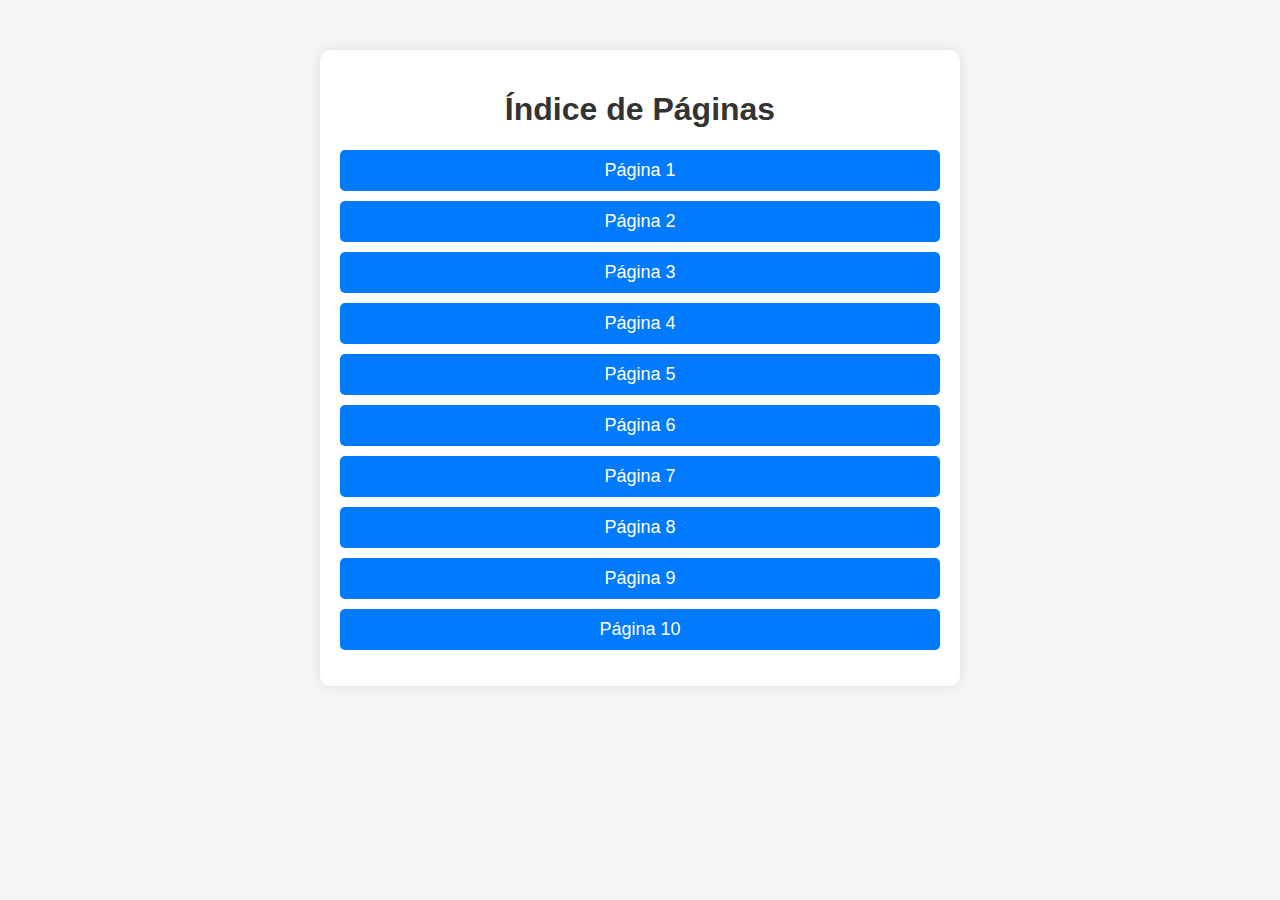
<file: index.html>
<!DOCTYPE html>
<html lang="es">
<head>
    <meta charset="UTF-8">
    <meta name="viewport" content="width=device-width, initial-scale=1.0">
    <title>Índice de Páginas</title>
    <style>
        body {
            font-family: Arial, sans-serif;
            text-align: center;
            margin: 0;
            padding: 0;
            background-color: #f4f4f4;
        }
        .container {
            max-width: 600px;
            margin: 50px auto;
            background: white;
            padding: 20px;
            border-radius: 10px;
            box-shadow: 0 0 10px rgba(0, 0, 0, 0.1);
        }
        h1 {
            color: #333;
        }
        ul {
            list-style: none;
            padding: 0;
        }
        li {
            margin: 10px 0;
            padding: 10px;
            background: #007BFF;
            border-radius: 5px;
            transition: background 0.3s;
        }
        li:hover {
            background: #0056b3;
        }
        a {
            text-decoration: none;
            color: white;
            font-size: 18px;
            display: block;
        }
    </style>
</head>
<body>
    <div class="container">
        <h1>Índice de Páginas</h1>
        <ul>
            <li><a href="index1.html">Página 1</a></li>
            <li><a href="index2.html">Página 2</a></li>
            <li><a href="index3.html">Página 3</a></li>
            <li><a href="index4.html">Página 4</a></li>
            <li><a href="index5.html">Página 5</a></li>
            <li><a href="index6.html">Página 6</a></li>
            <li><a href="index7.html">Página 7</a></li>
            <li><a href="index8.html">Página 8</a></li>
            <li><a href="index9.html">Página 9</a></li>
            <li><a href="index10.html">Página 10</a></li>
        </ul>
    </div>
</body>
</html>
</file>
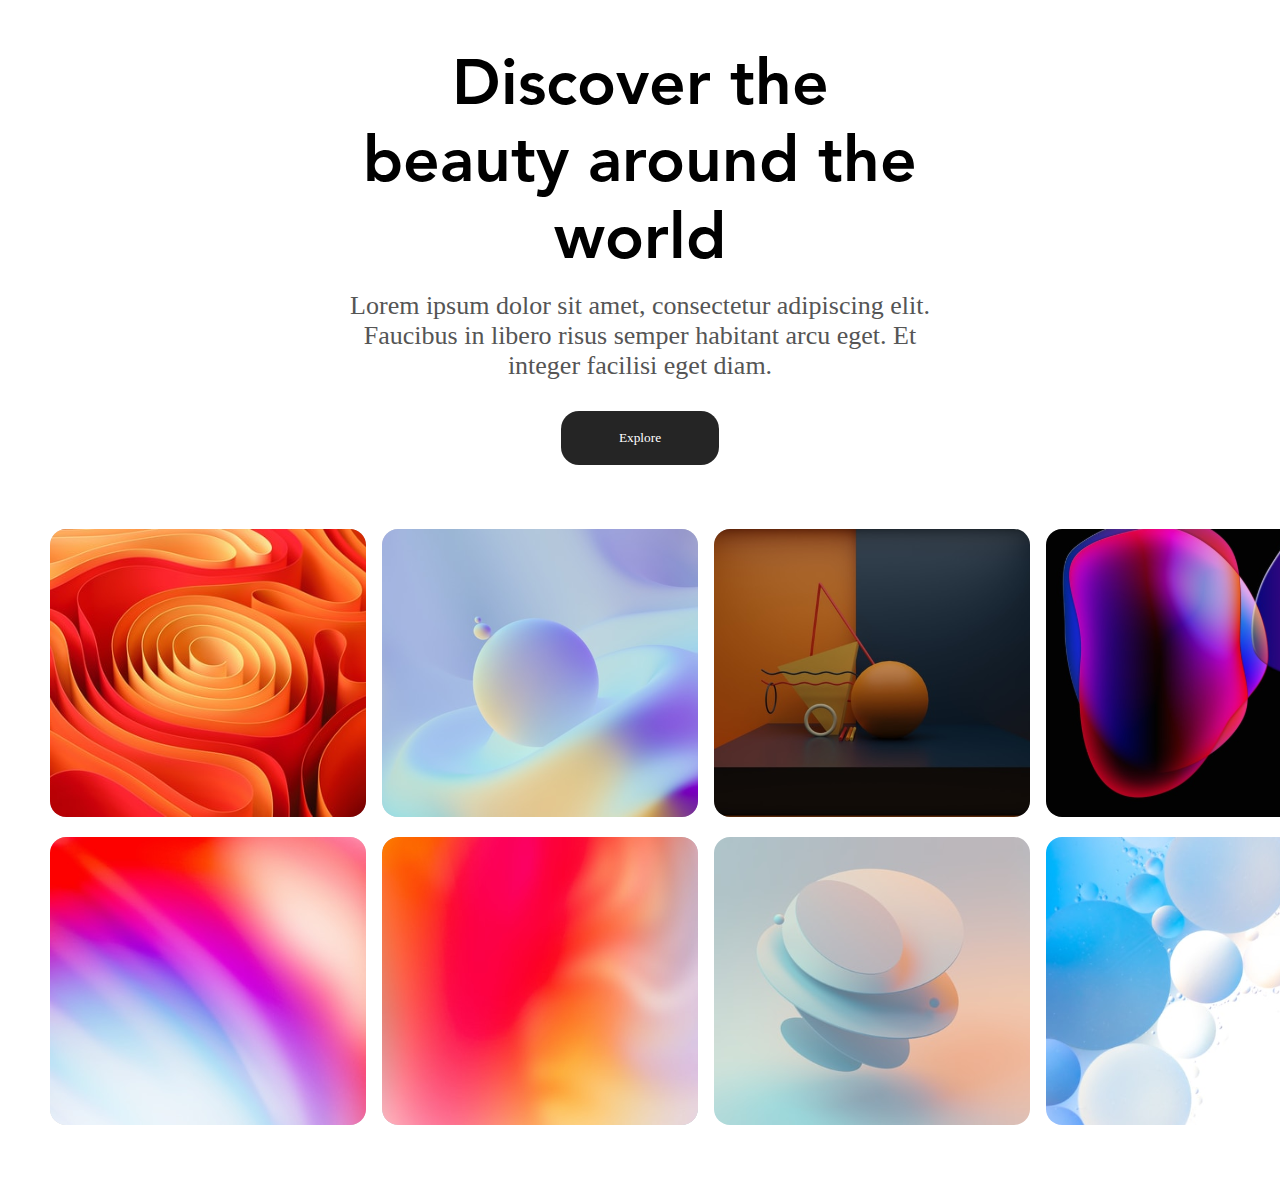
<file: index1.html>
<!DOCTYPE html>
<html lang="en">
<head>
    <meta charset="UTF-8">
    <meta name="viewport" content="width=device-width, initial-scale=1.0">
    <title>Page-1</title>
    <link rel="stylesheet" href="css/style1.css">
</head>
<body>
    <header>
        <div class="containerH1P1">
            <h1>Discover the beauty around the world</h1>
            <p>Lorem ipsum dolor sit amet, consectetur adipiscing elit. Faucibus in libero risus semper habitant arcu eget. Et integer facilisi eget diam.</p>
            <div>
                <button class="bnt1">Explore</button>
            </div>

            <div class="gridP1">
                <div class="conteP1"><img src="storage/img/img-1-P1.svg" alt=""></div>
                <div class="conteP1"><img src="storage/img/img-2-P1.svg" alt=""></div>
                <div class="conteP1"><img src="storage/img/img-3-P1.svg" alt=""></div>
                <div class="conteP1"><img src="storage/img/img-4-P1.svg" alt=""></div>
                <div class="conteP1"><img src="storage/img/img-5-P1.svg" alt=""></div>
                <div class="conteP1"><img src="storage/img/img-6-P1.svg" alt=""></div>
                <div class="conteP1"><img src="storage/img/img-7-P1.svg" alt=""></div>
                <div class="conteP1"><img src="storage/img/img-8-P1.svg" alt=""></div>
            </div>

        </div>
    </header>
    
</body>
</html>
</file>
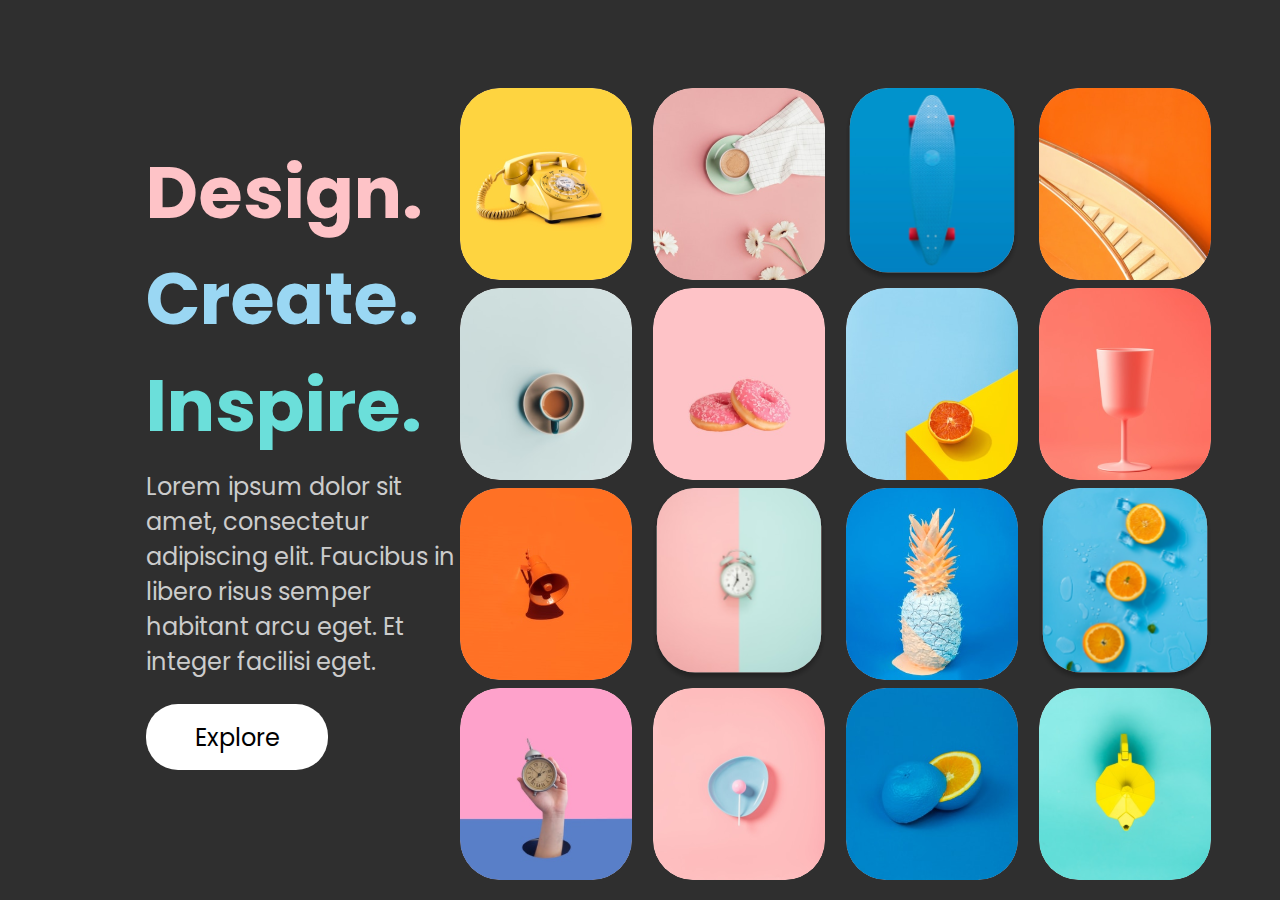
<file: index10.html>
<!DOCTYPE html>
<html lang="en">
<head>
    <meta charset="UTF-8">
    <meta name="viewport" content="width=device-width, initial-scale=1.0">
    <title>page 10</title>
    <link rel="stylesheet" href="css/styles10.css">
</head>
<body> 
    <header>
        <div class="container_10">
            <div class="text_10">
                <h1 class="Design">Design.</h1>
                <h1 class="Create">Create.</h1>
                <h1 class="Inspire">Inspire.</h1>
            <p>Lorem ipsum dolor sit amet, consectetur adipiscing elit. Faucibus in libero risus semper habitant arcu eget. Et integer facilisi eget.</p>
            
        </div class="button_10">
            <button>Explore</button>
        </div>
        <div class="grid_10">
            <div img-10><img src="storage/img/img-1-P10.svg" alt=""></div>
            <div img-10><img src="storage/img/img-2-P10.svg" alt=""></div>
            <div img-10><img src="storage/img/img-3-P10.svg" alt=""></div>
            <div img-10><img src="storage/img/img-4-P10.svg" alt=""></div>
            <div img-10><img src="storage/img/img-5-P10.svg" alt=""></div>
            <div img-10><img src="storage/img/img-6-P10.svg" alt=""></div>
            <div img-10><img src="storage/img/img-7-P10.svg" alt=""></div>
            <div img-10><img src="storage/img/img-8-P10.svg" alt=""></div>
            <div img-10><img src="storage/img/img-9-P10.svg" alt=""></div>
            <div img-10><img src="storage/img/img-10-P10.svg" alt=""></div>
            <div img-10><img src="storage/img/img-11-P10.svg" alt=""></div>
            <div img-10><img src="storage/img/img-12-P10.svg" alt=""></div>
            <div img-10><img src="storage/img/img-13-P10.svg" alt=""></div>
            <div img-10><img src="storage/img/img-14-P10.svg" alt=""></div>
            <div img-10><img src="storage/img/img-15-P10.svg" alt=""></div>
            <div img-10><img src="storage/img/img-16-P10.svg" alt=""></div>

        </div>
    </header>



</body>
</html>
</file>
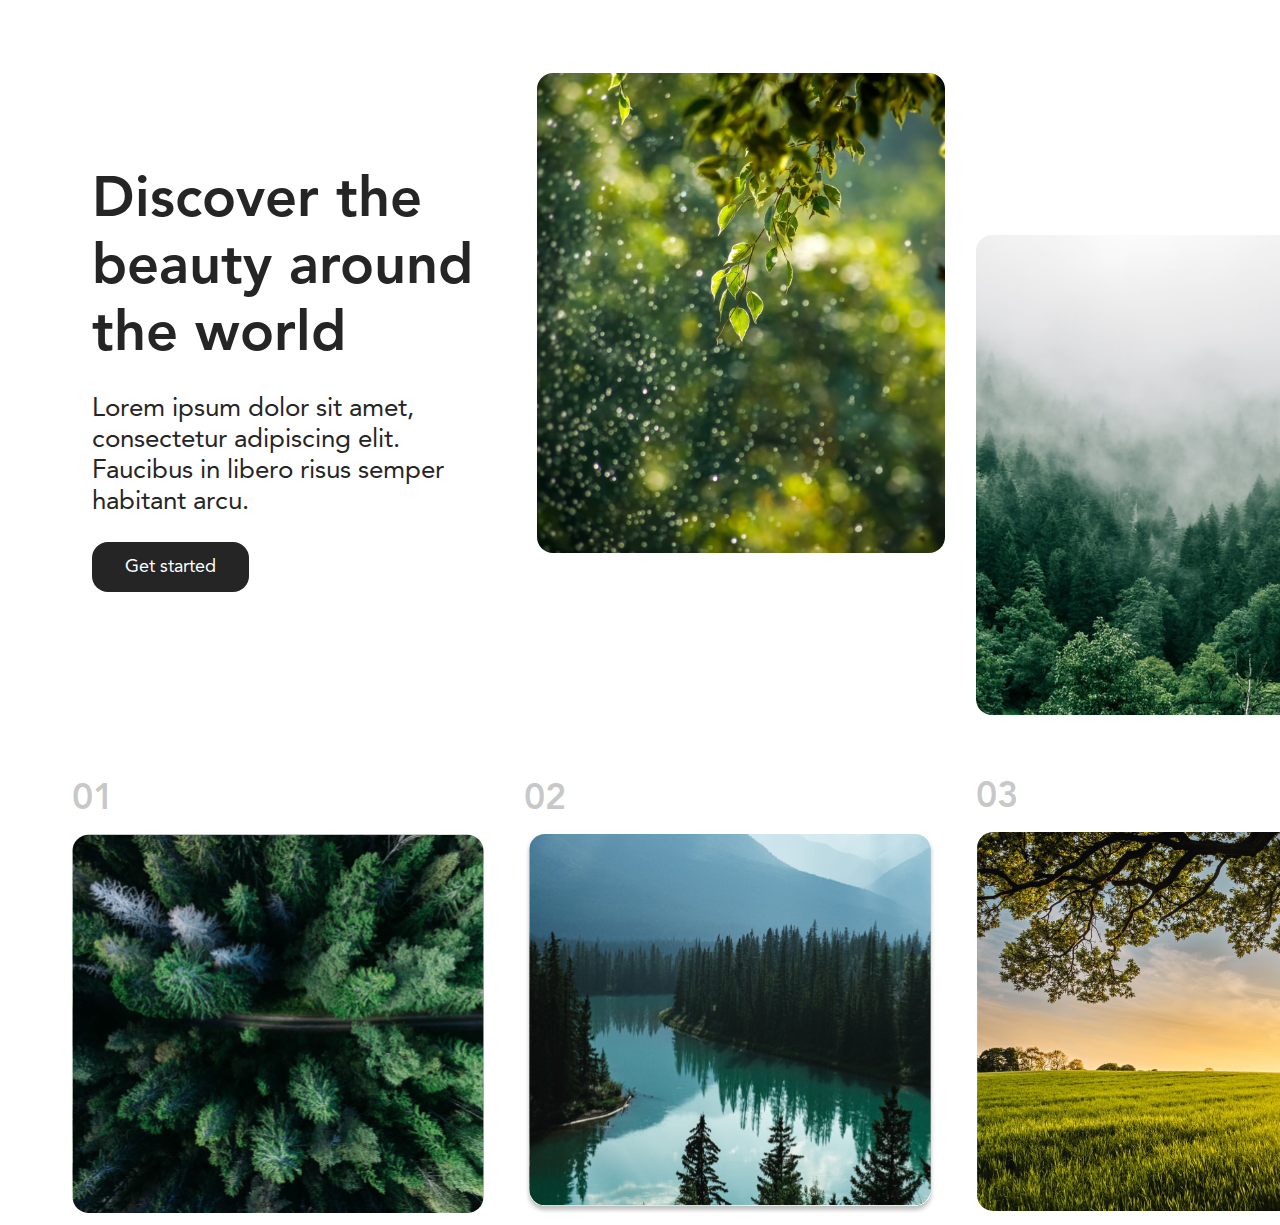
<file: index2.html>
<!DOCTYPE html>
<html lang="en">
<head>
    <meta charset="UTF-8">
    <meta name="viewport" content="width=device-width, initial-scale=1.0">
    <title>Page-2</title>
    <link rel="stylesheet" href="css/styles2.css">
</head>
<body>
    <header>
        <div class="containerP2">
            <h1> Discover the beauty around the world </h1>
            <p>Lorem ipsum dolor sit amet, consectetur adipiscing elit. Faucibus in libero risus semper habitant arcu.</p>
            <button class="btnP2"> Get started </button>
        </div>
        <div class="containerLP2">
            <img src="storage/img/img-5-P2.svg" alt="">
        </div>
        <div class="containerRP2">
            <img src="storage/img/img-4-P2.svg" alt="">
        </div>
        <div class="gridP2">
            <div>
                <h1 class="numeroP2"> 01</h1>
                <img src="storage/img/img-1-P2.svg" class="imgGridP2">
            </div>
            <div>
                <h1 class="numeroP2"> 02</h1>
                <img src="storage/img/img-2-P2.svg" class="imgGridP2">
            </div>
            <div>
                <h1 class="numeroP2"> 03<h1>
                    <img src="storage/img/img-3-P2.svg" class="imgGridP2">
                </div>
        </div>

    </header>
    
</body>
</html>
</file>
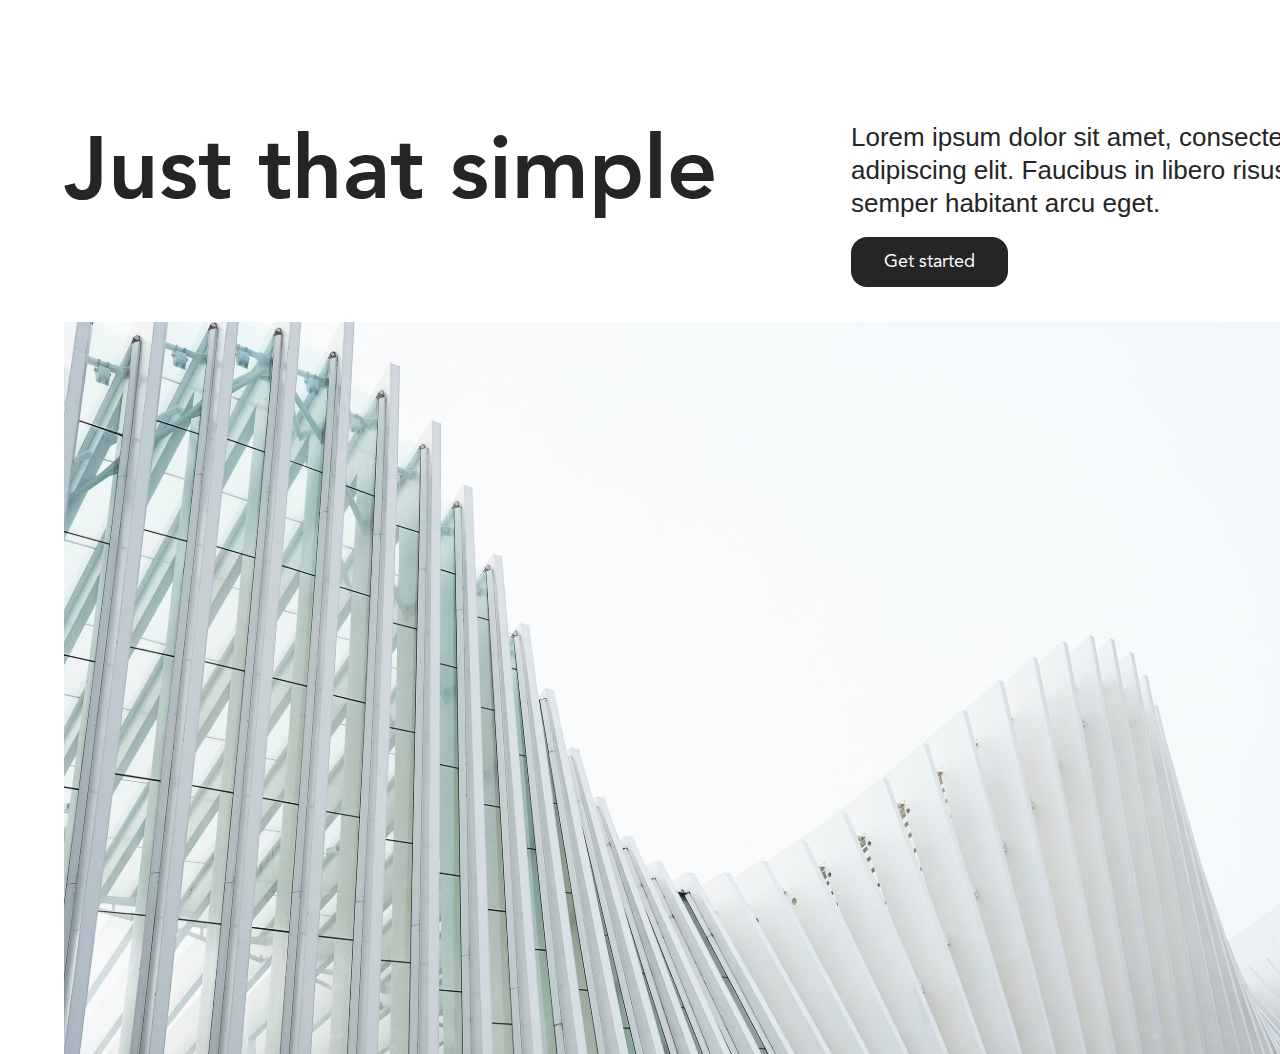
<file: index3.html>
<!DOCTYPE html>
<html lang="en">
<head>
    <meta charset="UTF-8">
    <meta name="viewport" content="width=device-width, initial-scale=1.0">
    <title>page-3</title>
    <link rel="stylesheet" href="css/styles3.css">
</head>
<body>
    <header>   
        <h1>Just that simple</h1>

        <div class="textP3">
            <span>Lorem ipsum dolor sit amet, consectetur adipiscing elit. Faucibus in libero risus semper habitant arcu eget. </span>
            <button class="btnP3">Get started</button>            
        </div>

        <div>
            <img src="storage/img/img-1-P3.svg" class="imgP3">
        </div>




    </header>
</body>
</html>
</file>
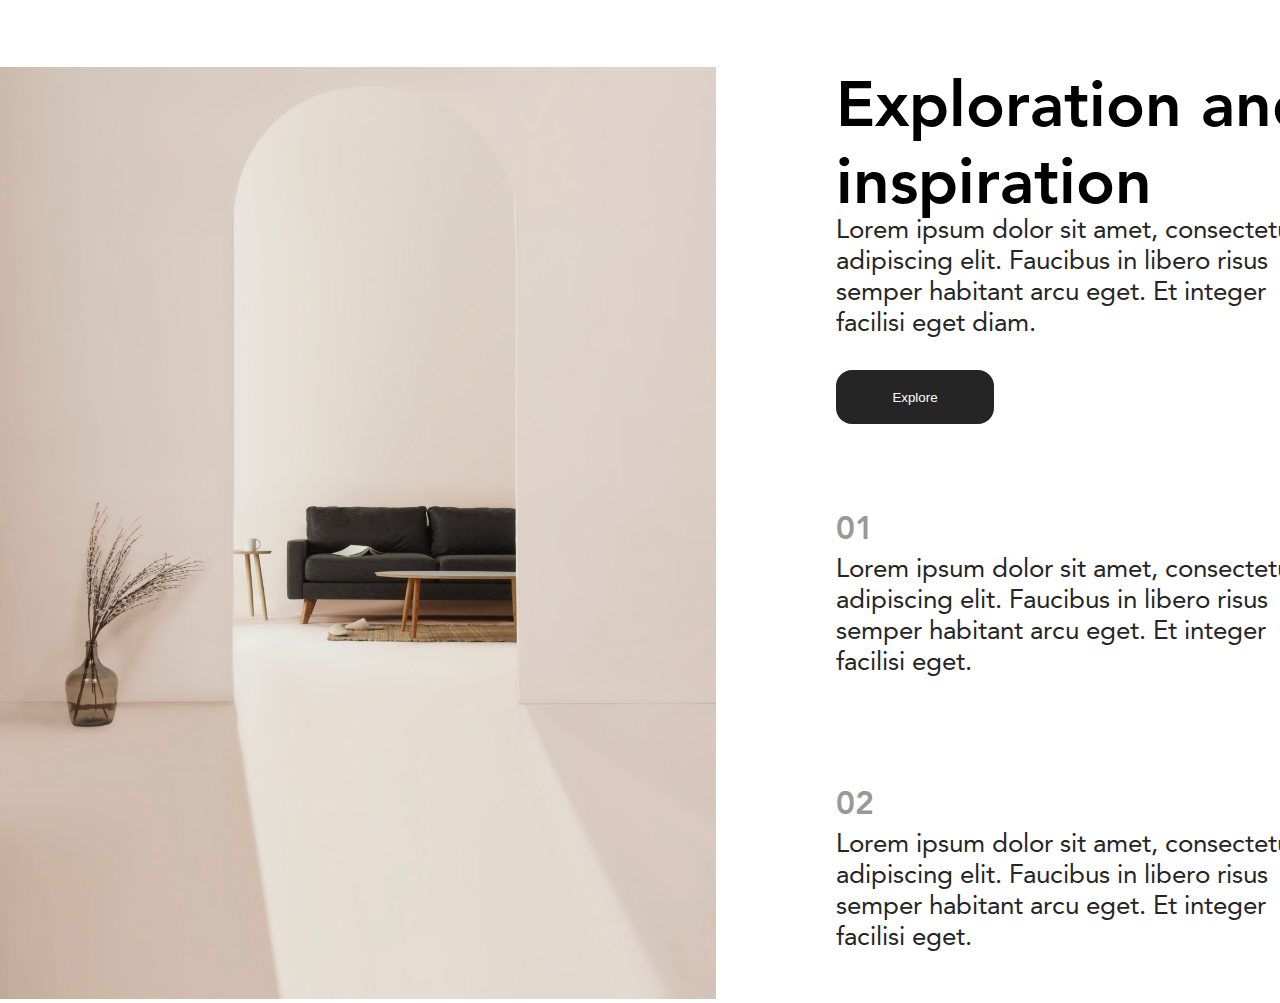
<file: index4.html>
<!DOCTYPE html>
<html lang="en">
<head>
    <meta charset="UTF-8">
    <meta name="viewport" content="width=device-width, initial-scale=1.0">
    <link rel="stylesheet" href="../css/styles4.css">

    <title>page-4</title>
</head>
<body>
    <section class="container-P4">
        <div class="imag-P4">
            <img src="storage/img/img-1-P4.svg">
        </div>
        <div class="text-P4">
            <h1>Exploration and inspiration</h1>
            <p>Lorem ipsum dolor sit amet, consectetur adipiscing elit. Faucibus in libero risus semper habitant arcu eget. Et integer facilisi eget diam.</p>
            <button>Explore</button>

            <div class="lista-P4">
                <div class="itemP4">
                    <span>01</span>
                    <p>Lorem ipsum dolor sit amet, consectetur adipiscing elit. Faucibus in libero risus semper habitant arcu eget. Et integer facilisi eget.</p>
                </div>
                <div class="itemP4">
                    <span>02</span>
                    <p>Lorem ipsum dolor sit amet, consectetur adipiscing elit. Faucibus in libero risus semper habitant arcu eget. Et integer facilisi eget.</p>
                </div>
            </div>
        </div>
    </section>

    
</body>
</html>
</file>
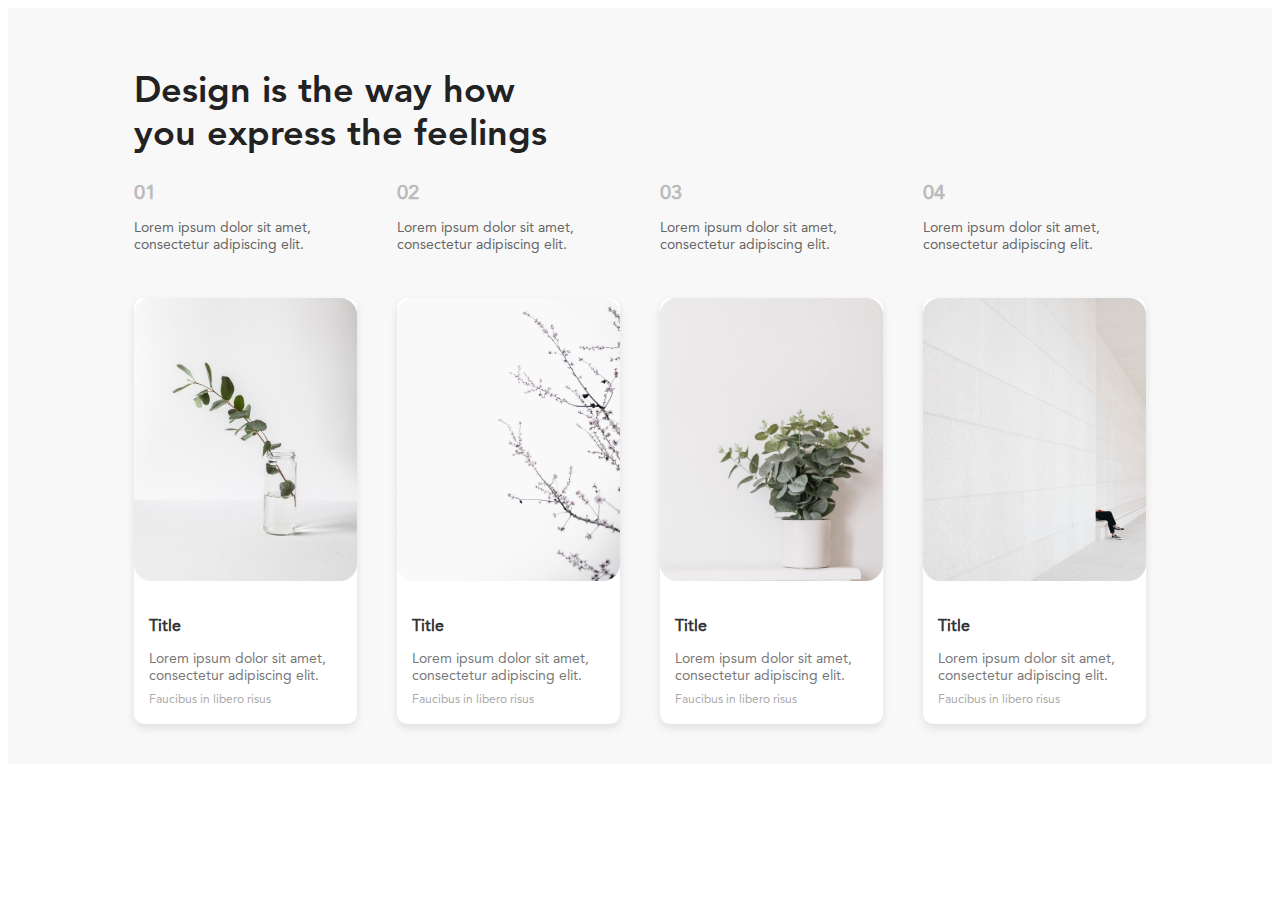
<file: index7.html>
<!DOCTYPE html>
<html lang="es">
<head>
    <meta charset="UTF-8">
    <meta name="viewport" content="width=device-width, initial-scale=1.0">
    <title>Diseño Creativo</title>
    <link rel="stylesheet" href="css/style7.css">
</head>
<body>
    <header class="header-P7">
        <div class="container-P7">
            <h1 class="h1-P7">Design is the way how <br> you express the feelings</h1>
            <div class="description-P7">
                <div class="item-P7">
                    <span>01</span>
                    <p>Lorem ipsum dolor sit amet, consectetur adipiscing elit.</p>
                </div>
                <div class="item-P7">
                    <span>02</span>
                    <p>Lorem ipsum dolor sit amet, consectetur adipiscing elit.</p>
                </div>
                <div class="item-P7">
                    <span>03</span>
                    <p>Lorem ipsum dolor sit amet, consectetur adipiscing elit.</p>
                </div>
                <div class="item-P7">
                    <span>04</span>
                    <p>Lorem ipsum dolor sit amet, consectetur adipiscing elit.</p>
                </div>
            </div>

            <div class="cards-P7">
                <div class="card-P7">
                    <img src="storage/img/img-1-P7.svg">
                    <div class="content-P7">
                        <h3>Title</h3>
                        <p>Lorem ipsum dolor sit amet, consectetur adipiscing elit.</p>
                        <span>Faucibus in libero risus</span>
                    </div>
                </div>
                <div class="card-P7">
                    <img src="storage/img/img-2-P7.svg">
                    <div class="content-P7">
                        <h3>Title</h3>
                        <p>Lorem ipsum dolor sit amet, consectetur adipiscing elit.</p>
                        <span>Faucibus in libero risus</span>
                    </div>
                </div>
                <div class="card-P7">
                    <img src="storage/img/img-3-P7.svg">
                    <div class="content-P7">
                        <h3>Title</h3>
                        <p>Lorem ipsum dolor sit amet, consectetur adipiscing elit.</p>
                        <span>Faucibus in libero risus</span>
                    </div>
                </div>
                <div class="card-P7">
                    <img src="storage/img/img-4-P7.svg">
                    <div class="content-P7">
                        <h3>Title</h3>
                        <p>Lorem ipsum dolor sit amet, consectetur adipiscing elit.</p>
                        <span>Faucibus in libero risus</span>
                    </div>
                </div>
            </div>
        </div>
    </header>
</body>
</html>
</file>
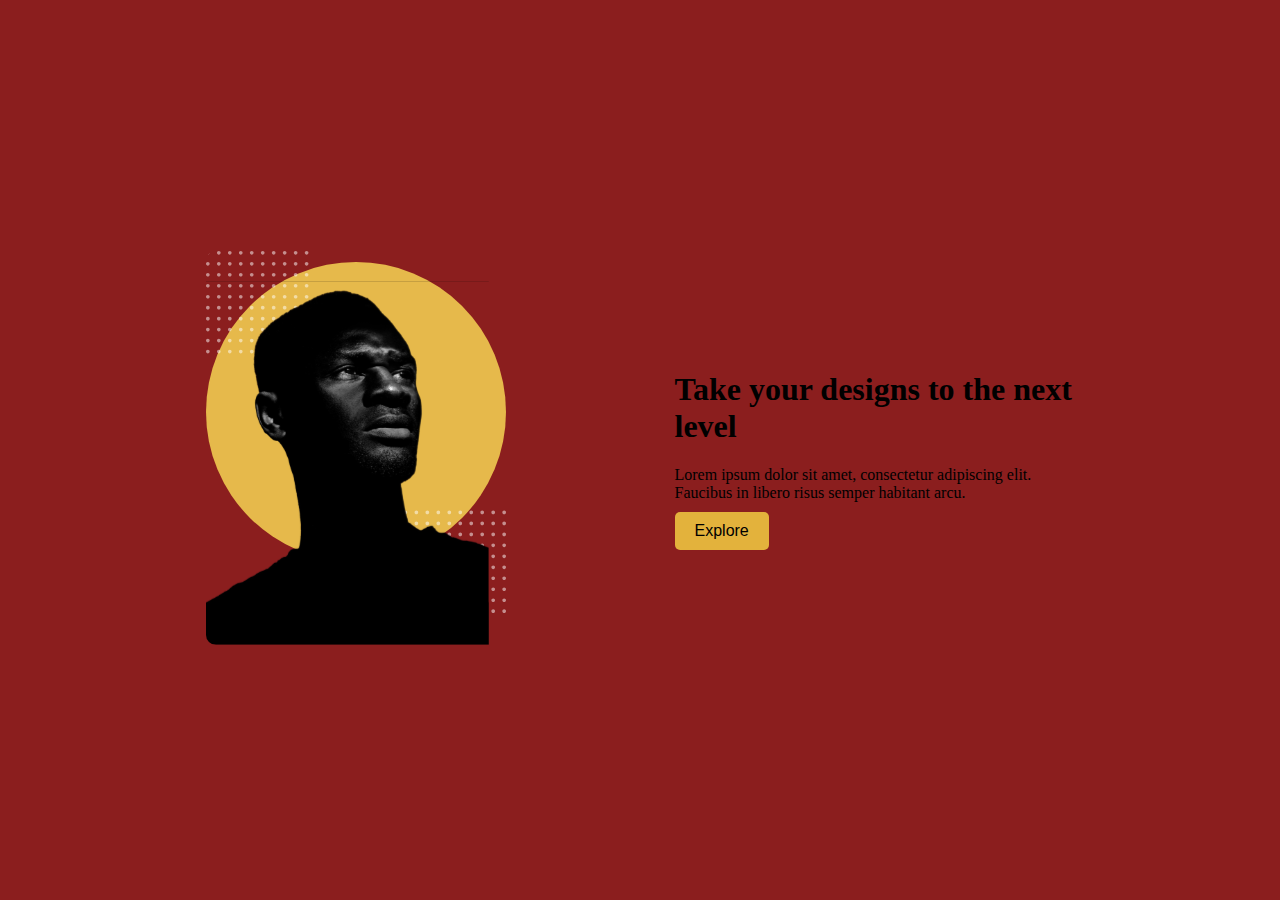
<file: index8.html>
<!DOCTYPE html>
<html lang="en">
<head>
    <meta charset="UTF-8">
    <meta name="viewport" content="width=device-width, initial-scale=1.0">
    <title>page-8</title>
    <link rel="stylesheet" href="css/styles8.css">
</head>
<body>
    
    <header class="header-P8">
        <div class="container-P8">
            <div class="img-P8">
                <img src="storage/img/img-1-P8.svg">
            </div>
            <div class="text-P8">
                <h1>Take your designs to the next level</h1>
                <p>Lorem ipsum dolor sit amet, consectetur adipiscing elit. Faucibus in libero risus semper habitant arcu.</p>
                <button class="btn-P8">Explore</button>
            </div>
        </div>
    </header>
    
</body>
</html>
</file>
<file: css/style1.css>
@import url(variable.css);

body {
    text-align: center;
    background-color: #fff;
    margin: 0;
    padding: 0;
}
.containerH1P1 {
    justify-content: center;
    margin: 50px ;
}

h1 {
    text-align: center;
    margin: 0 auto;
    width: 50%;
    align-items: center;
    justify-content: center;
    font-family: "AvenirLTStd-Heavy";
    font-size: 64px;
    color: #000;
}

p {
    font-family: "AvenirLTStd-RomanHeavy";
    color: #555;
    font-size: 26px;
    max-width: 600px;
    margin: 10px auto;
}

.gridP1 {
    /* background-color: red; */
    display: grid;
    grid-template-columns: repeat(4, 1fr);
    gap: 16px;
    margin-top: 64px;
}

.image img {
    width: 100%;
    border-radius: 10px;
}

.bnt1 {
    border: none;
    justify-content: center;
    width: 158px;
    height: 54px;
    border-radius: 18px;
    margin-top: 20px;
    background: #252525;
    color: white;
    cursor: pointer;
    font-family: AvenirLTStd-RomanHeavy;
}
</file>
<file: css/styles10.css>
@import url(variable10.css);
*{
    padding: 0;
    margin: 0;
    box-sizing: border-box;
}
body{

}
header{
    background: rgba(47, 47, 47, 1);
    height: 100vh;
    display: flex;
    justify-content: space-between;
    align-items: center;
    padding: 0 14px;
    margin: 0;
}
.container_10 {
    text-align: left;
    max-width: 479px;
}

.text_10 h1 {
    margin-left: 132px;
    margin-top: 20px;
    font-family:Poppins-Bold;
    font-size: 72px;
    line-height: 1.2;
}
.Design {
    color: #FEC3C7;
}
.Create {
    color: #9AD7F3;
}
.Inspire {
    color: #6BDFDA;
}

.text_10 p {
    margin-top: 20px;
    margin-left: 132px;
    font-size: 24px;
    font-family: Poppins-Regular;
    color: #ccc;
    
}

button {
    margin-left: 132px;
    margin-top: 25px;
    background-color: white;
    border: none;
    height: 66px;
    width: 182px;
    padding: 10px 20px;
    font-family: Poppins-Regular;
    font-size: 24px;
    border-radius: 32px;
    cursor: pointer;
    transition: background-color 0.3s;
}

button:hover {
    background-color: #ddd;

}

.grid_10 {
    display: grid;
    width: 742px;
    height: 792px;
    grid-template-columns: repeat(4, 175px);
    column-gap: 18px;
    row-gap: 8px;
    margin-top: 67px;
    margin-right: 64px;
}

.grid_10 div {
    width: 172px;
    height: 192px;
    border-radius: 40px;
    overflow: hidden;
}

.grid_10 img {
    width: 100%;
    height: 100%;
    object-fit: cover;
}
</file>
<file: css/styles2.css>
@import url(variable.css);

header {
    display: flex;

* {
        margin: 0;
        padding: 0;
        box-sizing: border-box;
        font-family: Arial, sans-serif;
}

}
.containerP2 {
    position: absolute;
    margin-top: 137px;
    margin-left: 64px;
    width: 444px;
    height: 473px;
}
.containerP2 p {
    font-family: AvenirLTStd-Roman;
    font-size: 26px;
    color: #252525;
    margin-top: 24px;
    margin-left: 20px;
    margin-right: 20px;
}

.containerP2 h1 {
    font-family: AvenirLTStd-Heavy;
    font-size: 56px;
    color: #252525;
    margin-top: 24px;
    margin-left: 20px;
    margin-right: 20px;
}


.btnP2 {
    width: 157px;
    height: 50px;
    border-radius: 16px;
    background-color: #252525;
    color: #fff;
    padding: 10px 20px;
    border: none;
    cursor: pointer;
    margin-top: 24px;
    font-family: AvenirLTStd-Roman;
    font-size: 18px;
    margin-left: 20px;
}
.gridP2 {
    width: 1316px;
    height: 440px;
    /* justify-content: center;
    align-items: center;
    position: relative; */
    margin-top: 769px;
    display: grid;
    grid-template-columns: repeat(3, 1fr);
    grid-gap: 40px;
    margin-left: 64px;
    align-items: center;
}
.containerLP2 {
    position: absolute;
    border-radius: 16px;
    width: 408px;
    height: 480px;
    margin-left: 529px;
    margin-top: 65px;
}
.containerRP2 {
    position: absolute;
    width: 408px;
    height: 480px;
    margin-left: 968px;
    margin-top: 227px;
}
.div_h1{
    align-content: center
    position: relative;
    background: blue;
    margin-top: 0px;
    height: 55px;
    width: 368px;
    color: #000000;
}
.numeroP2 {
    font-family: AvenirLTStd-Heavy;
    display: flex;
    margin-top: 0px;
    height: 55px;
    width: 368px;;
    font-size: 36px;
    font-weight: 700;
    color: rgba(37, 37, 37, 0.25); 
}
.imgGridP2 {
    border-radius: 16px;
    width: 412px;
    height: 379px;
    
}
</file>
<file: css/styles3.css>
@import url(variable.css);

* {
    margin: 0;
    padding: 0;
    box-sizing: border-box;
    font-family: Arial, sans-serif;
}

body{
}
header{

}
header h1 {
    position: absolute;
    font-weight: 700;
    color: #252525;
    margin-left: 20px;
    font-family: AvenirLTStd-Heavy;
    font-size: 88px;
    margin-left: 64px;

}	
.textP3 {
    width: 500px;
    height: 200px;
    font-family: AvenirLTStd-Roman;
    font-size: 26px;
    color: #252525;
    margin-top: 122px;
    margin-left: 851px;
}
.btnP3 {
    display: flex;
    width: 157px;
    height: 50px;
    border-radius: 16px;
    align-items: center;
    justify-content: center;
    margin-top: 16px;
    background-color: #252525;
    color: #fff;
    border: none;
    cursor: pointer;
    font-family: AvenirLTStd-Roman;
    font-size: 18px;

}
.imgP3{
    position: absolute;
    height: 732px;
    width: 1313px;
    margin-left: 64px;
}
</file>
<file: css/styles4.css>
@import url(variable4.css);

* {
  margin: 0;
  padding: 0;
  box-sizing: border-box;
}

body {
}

.container-P4 {
  display: flex;
}

.imag-P4 img {
  margin-top: 67px;
  width: 716px;
  height: 932px;

}
.text-P4 {
  padding: 20px;
  margin-top: 52px;
  margin-left: 100px;
  text-align: left;
}

h1 {
  width: 500px;
  font-family: "AvenirLTStd-heavy";
  font-size: 64px;
  text-align: left;
  height: 144px;
}

p {
  font-size: 26px;
  font-family: "AvenirLTStd-Roman";
  color: #252525;
  margin: 0px;
  height: 144px;
  width: 500px;

}

button {
  background-color: #252525;
  color: white;
  width: 158px;
  height: 54px;
  border: none;
  cursor: pointer;
  border-radius: 16px;
  margin-top: 10px;
}

.lista-P4 {
  margin-top: 30px;
}

.itemP4 {
  margin-top: 15px;
}

.itemP4 span {
  margin-top: 88px;
  font-size: 32px;
  font-family: "AvenirLTStd-heavy";
  color: #999;
  display: block;
  margin-bottom: 5px;
}
</file>
<file: css/style7.css>
@import url(variable7.css);

.header-P7 {
    font-family: AvenirLTStd-Roman;
    margin: 0;
    padding: 0;
    background: #f8f8f8;
}

.container-P7 {
    width: 80%;
    margin: 0 auto;
    padding: 40px 0;
    text-align: left;
}

.h1-P7 {
    font-size: 36px;
    font-weight: 600;
    color: #222;
    text-align: left;
    font-family: AvenirLTStd-Heavy;
}

.description-P7 {
    display: flex;
    justify-content: space-between;
    margin-top: 20px;

    
}

.item-P7 {
    text-align: center;
    width: 22%;
    text-align: left;

}

.item-P7 span {
    font-size: 20px;
    font-weight: bold;
    color: #bbb;
}

.item-P7 p {
    font-size: 14px;
    color: #666;
}

.cards-P7 {
    display: flex;
    justify-content: space-between;
    margin-top: 30px;
    
}

.card-P7{
    width: 22%;
    background: white;
    border-radius: 10px;
    overflow: hidden;
    box-shadow: 0 4px 8px rgba(0, 0, 0, 0.1);
}

.card-P7 img {
    width: 100%;
    height: auto;
}

.content-P7 {
    padding: 15px;
}

.content-P7 h3 {
    font-size: 16px;
    color: #333;
    margin-bottom: 5px;
}

.content-P7 p {
    font-size: 14px;
    color: #777;
    margin-bottom: 5px;
}

.content-P7 span {
    font-size: 12px;
    color: #aaa;
}
</file>
<file: css/styles8.css>
@import url(variable8.css);


body {
    margin: 0;
    padding: 0;
}
.header-P8{

    background-color: #8B1E1E;
    display: flex;
    justify-content: center;
    align-items: center;
    height: 100vh;
}
.container-P8 {
    display: flex;
    align-items: center;
    justify-content: space-between;
    max-width: 900px;
    background-color: #8B1E1E;
    padding: 20px;
}
.img-P8 {
    position: relative;
}
.img-P8 img {
    width: 300px;
    height: auto;
    border-radius: 10px;
}
.text-P8 {
    max-width: 400px;
    margin-left: 169px;
}
.text-P8 h1 {
    font-size: 32px;

}
.text-P8 p {
    font-size: 16px;
    margin: 10px 0;
}
.btn-P8 {
    background-color: #E3B23C;
    color: black;
    border: none;
    padding: 10px 20px;
    font-size: 16px;
    border-radius: 5px;
    cursor: pointer;
}
</file>
